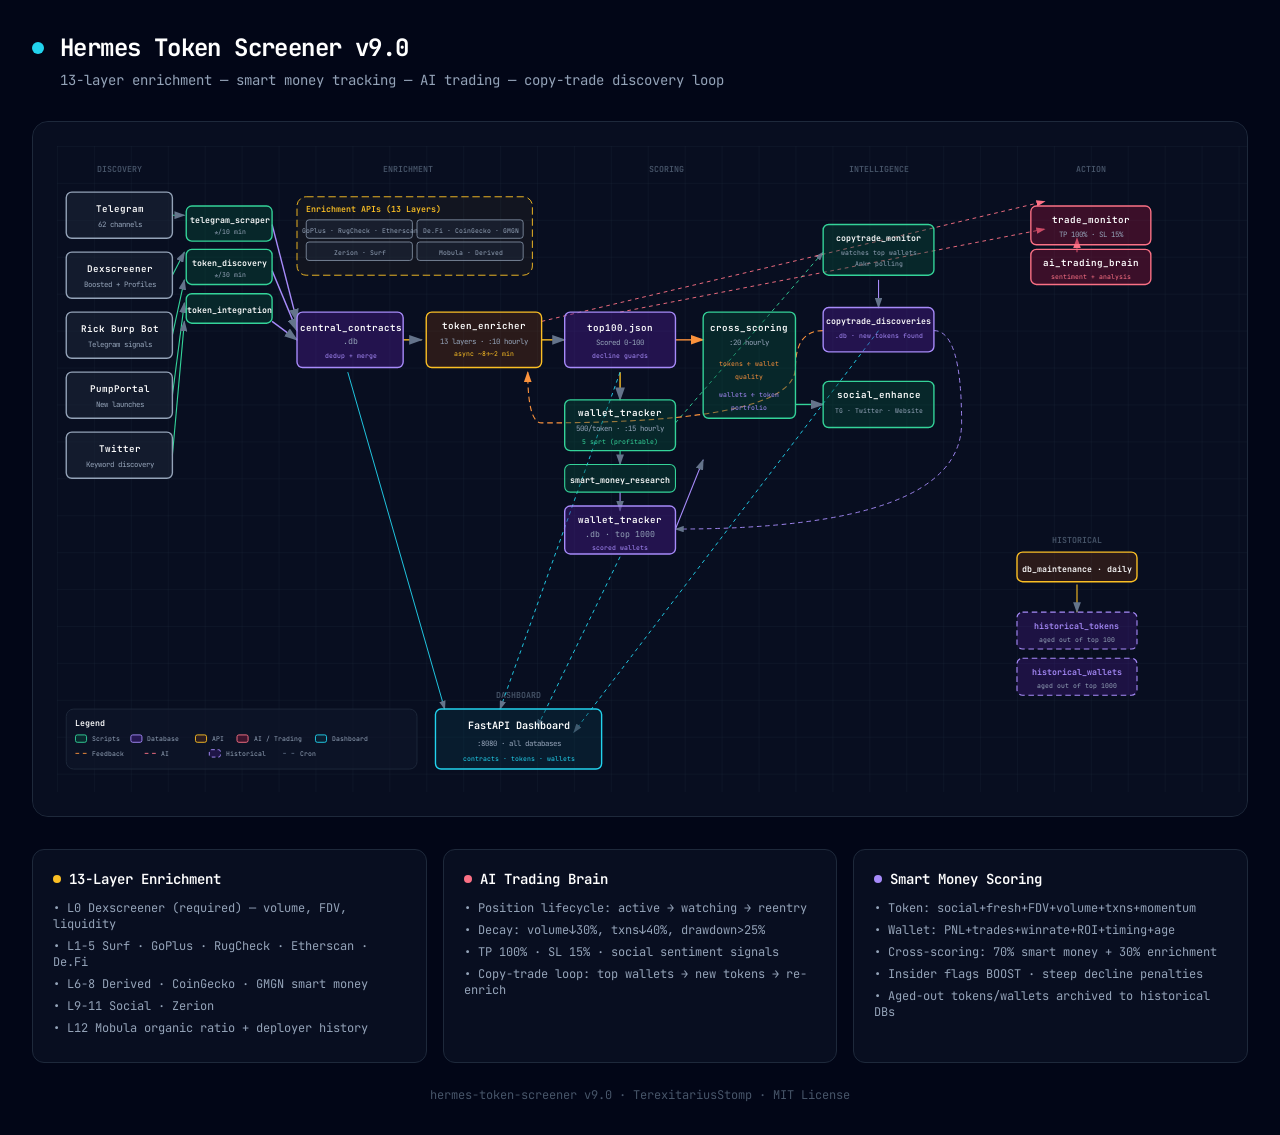
<file: architecture.html>
<!DOCTYPE html>
<html lang="en">
<head>
  <meta charset="UTF-8">
  <meta name="viewport" content="width=device-width, initial-scale=1.0">
  <title>Hermes Token Screener Architecture</title>
  <link href="https://fonts.googleapis.com/css2?family=JetBrains+Mono:wght@400;500;600;700&display=swap" rel="stylesheet">
  <style>
    * { margin: 0; padding: 0; box-sizing: border-box; }
    body { font-family: 'JetBrains Mono', monospace; background: #020617; min-height: 100vh; padding: 2rem; color: white; }
    .container { max-width: 1400px; margin: 0 auto; }
    .header { margin-bottom: 2rem; }
    .header-row { display: flex; align-items: center; gap: 1rem; margin-bottom: 0.5rem; }
    .pulse-dot { width: 12px; height: 12px; background: #22d3ee; border-radius: 50%; animation: pulse 2s infinite; }
    @keyframes pulse { 0%, 100% { opacity: 1; } 50% { opacity: 0.5; } }
    h1 { font-size: 1.5rem; font-weight: 700; letter-spacing: -0.025em; }
    .subtitle { color: #94a3b8; font-size: 0.875rem; margin-left: 1.75rem; }
    .diagram-container { background: rgba(15,23,42,0.5); border-radius: 1rem; border: 1px solid #1e293b; padding: 1.5rem; overflow-x: auto; }
    svg { width: 100%; min-width: 1200px; display: block; }
    .cards { display: grid; grid-template-columns: repeat(auto-fit,minmax(280px,1fr)); gap: 1rem; margin-top: 2rem; }
    .card { background: rgba(15,23,42,0.5); border-radius: 0.75rem; border: 1px solid #1e293b; padding: 1.25rem; }
    .card-header { display: flex; align-items: center; gap: 0.5rem; margin-bottom: 0.75rem; }
    .card-dot { width: 8px; height: 8px; border-radius: 50%; }
    .card-dot.cyan { background: #22d3ee; }
    .card-dot.emerald { background: #34d399; }
    .card-dot.violet { background: #a78bfa; }
    .card-dot.amber { background: #fbbf24; }
    .card-dot.rose { background: #fb7185; }
    .card h3 { font-size: 0.875rem; font-weight: 600; }
    .card ul { list-style: none; color: #94a3b8; font-size: 0.75rem; }
    .card li { margin-bottom: 0.375rem; }
    .footer { text-align: center; margin-top: 1.5rem; color: #475569; font-size: 0.75rem; }
  </style>
</head>
<body>
  <div class="container">
    <div class="header">
      <div class="header-row">
        <div class="pulse-dot"></div>
        <h1>Hermes Token Screener v9.0</h1>
      </div>
      <p class="subtitle">13-layer enrichment — smart money tracking — AI trading — copy-trade discovery loop</p>
    </div>
    <div class="diagram-container">
      <svg viewBox="0 0 1300 700">
        <defs>
          <marker id="a" markerWidth="10" markerHeight="7" refX="9" refY="3.5" orient="auto"><polygon points="0 0,10 3.5,0 7" fill="#64748b"/></marker>
          <marker id="ar" markerWidth="10" markerHeight="7" refX="9" refY="3.5" orient="auto"><polygon points="0 0,10 3.5,0 7" fill="#fb7185"/></marker>
          <marker id="ao" markerWidth="10" markerHeight="7" refX="9" refY="3.5" orient="auto"><polygon points="0 0,10 3.5,0 7" fill="#fb923c"/></marker>
          <pattern id="grid" width="40" height="40" patternUnits="userSpaceOnUse"><path d="M 40 0 L 0 0 0 40" fill="none" stroke="#1e293b" stroke-width="0.5"/></pattern>
        </defs>
        <rect width="100%" height="100%" fill="url(#grid)"/>

        <!-- PHASE HEADERS -->
        <text x="68" y="28" fill="#475569" font-size="9" font-weight="600" text-anchor="middle">DISCOVERY</text>
        <text x="380" y="28" fill="#475569" font-size="9" font-weight="600" text-anchor="middle">ENRICHMENT</text>
        <text x="660" y="28" fill="#475569" font-size="9" font-weight="600" text-anchor="middle">SCORING</text>
        <text x="890" y="28" fill="#475569" font-size="9" font-weight="600" text-anchor="middle">INTELLIGENCE</text>
        <text x="1120" y="28" fill="#475569" font-size="9" font-weight="600" text-anchor="middle">ACTION</text>
        <text x="1105" y="430" fill="#475569" font-size="9" font-weight="600" text-anchor="middle">HISTORICAL</text>
        <text x="500" y="598" fill="#475569" font-size="9" font-weight="600" text-anchor="middle">DASHBOARD</text>

        <!-- ARROWS (all behind boxes, no text labels) -->

        <!-- Sources to Discovery -->
        <line x1="125" y1="75" x2="138" y2="75" stroke="#34d399" stroke-width="1.2" marker-end="url(#a)"/>
        <line x1="125" y1="140" x2="138" y2="115" stroke="#34d399" stroke-width="1.2" marker-end="url(#a)"/>
        <line x1="125" y1="205" x2="138" y2="145" stroke="#34d399" stroke-width="1.2" marker-end="url(#a)"/>
        <line x1="125" y1="270" x2="138" y2="170" stroke="#34d399" stroke-width="1.2" marker-end="url(#a)"/>
        <line x1="125" y1="335" x2="138" y2="190" stroke="#34d399" stroke-width="1.2" marker-end="url(#a)"/>

        <!-- Discovery to central_contracts -->
        <line x1="233" y1="85" x2="260" y2="190" stroke="#a78bfa" stroke-width="1.5" marker-end="url(#a)"/>
        <line x1="233" y1="135" x2="260" y2="200" stroke="#a78bfa" stroke-width="1.5" marker-end="url(#a)"/>
        <line x1="233" y1="190" x2="260" y2="210" stroke="#a78bfa" stroke-width="1.5" marker-end="url(#a)"/>

        <!-- central_contracts to enricher -->
        <line x1="375" y1="210" x2="395" y2="210" stroke="#fbbf24" stroke-width="1.5" marker-end="url(#a)"/>

        <!-- enricher to top100 -->
        <line x1="525" y1="210" x2="550" y2="210" stroke="#fbbf24" stroke-width="1.5" marker-end="url(#a)"/>

        <!-- top100 to wallet_tracker -->
        <line x1="610" y1="245" x2="610" y2="275" stroke="#fbbf24" stroke-width="1.5" marker-end="url(#a)"/>

        <!-- wallet_tracker to smart_money -->
        <line x1="610" y1="330" x2="610" y2="345" stroke="#34d399" stroke-width="1.2" marker-end="url(#a)"/>

        <!-- smart_money to wallet_db -->
        <line x1="610" y1="375" x2="610" y2="395" stroke="#a78bfa" stroke-width="1.2" marker-end="url(#a)"/>

        <!-- top100 to cross_scoring -->
        <line x1="670" y1="210" x2="700" y2="210" stroke="#fb923c" stroke-width="1.5" marker-end="url(#ao)"/>

        <!-- wallet_db to cross_scoring -->
        <line x1="670" y1="415" x2="700" y2="340" stroke="#a78bfa" stroke-width="1.2" marker-end="url(#a)"/>

        <!-- cross_scoring to social_enhance -->
        <line x1="800" y1="280" x2="830" y2="280" stroke="#34d399" stroke-width="1.5" marker-end="url(#a)"/>

        <!-- top_wallets to copytrade_monitor -->
        <line x1="670" y1="300" x2="830" y2="115" stroke="#34d399" stroke-width="1" stroke-dasharray="4,4" marker-end="url(#a)"/>

        <!-- copytrade to copytrade_db -->
        <line x1="890" y1="145" x2="890" y2="175" stroke="#a78bfa" stroke-width="1.2" marker-end="url(#a)"/>

        <!-- copytrade_db back to enricher (new tokens) -->
        <path d="M 830 200 Q 800 200 800 240 Q 800 300 525 300 Q 510 300 510 245" fill="none" stroke="#fb923c" stroke-width="1.2" stroke-dasharray="6,4" marker-end="url(#ao)"/>

        <!-- copytrade_db new wallets to wallet_db -->
        <path d="M 950 200 Q 980 200 980 300 Q 980 415 670 415" fill="none" stroke="#a78bfa" stroke-width="1" stroke-dasharray="5,4" marker-end="url(#a)"/>

        <!-- top100 to ai_trading -->
        <line x1="610" y1="180" x2="1070" y2="90" stroke="#fb7185" stroke-width="1" stroke-dasharray="4,4" marker-end="url(#ar)"/>

        <!-- ai_trading to trade_monitor -->
        <line x1="1105" y1="115" x2="1105" y2="100" stroke="#fb7185" stroke-width="1.2" stroke-dasharray="4,4" marker-end="url(#ar)"/>

        <!-- enricher to trade_monitor -->
        <line x1="525" y1="190" x2="1070" y2="60" stroke="#fb7185" stroke-width="1" stroke-dasharray="4,4" marker-end="url(#ar)"/>

        <!-- db_maintenance to historical_tokens -->
        <line x1="1105" y1="475" x2="1105" y2="505" stroke="#fbbf24" stroke-width="1.2" marker-end="url(#a)"/>

        <!-- db_maintenance to historical_wallets -->

        <!-- Dashboard connections -->
        <line x1="315" y1="245" x2="420" y2="610" stroke="#22d3ee" stroke-width="1" marker-end="url(#a)"/>
        <line x1="610" y1="245" x2="480" y2="610" stroke="#22d3ee" stroke-width="1" stroke-dasharray="4,4" marker-end="url(#a)"/>
        <line x1="610" y1="445" x2="520" y2="630" stroke="#22d3ee" stroke-width="1" stroke-dasharray="4,4" marker-end="url(#a)"/>
        <line x1="890" y1="200" x2="560" y2="635" stroke="#22d3ee" stroke-width="1" stroke-dasharray="4,4" marker-end="url(#a)"/>

        <!-- ====== DATA SOURCES ====== -->
        <rect x="10" y="50" width="115" height="50" rx="6" fill="rgba(30,41,59,0.5)" stroke="#94a3b8" stroke-width="1.5"/>
        <text x="68" y="72" fill="white" font-size="10" font-weight="600" text-anchor="middle">Telegram</text>
        <text x="68" y="88" fill="#94a3b8" font-size="8" text-anchor="middle">62 channels</text>

        <rect x="10" y="115" width="115" height="50" rx="6" fill="rgba(30,41,59,0.5)" stroke="#94a3b8" stroke-width="1.5"/>
        <text x="68" y="137" fill="white" font-size="10" font-weight="600" text-anchor="middle">Dexscreener</text>
        <text x="68" y="153" fill="#94a3b8" font-size="8" text-anchor="middle">Boosted + Profiles</text>

        <rect x="10" y="180" width="115" height="50" rx="6" fill="rgba(30,41,59,0.5)" stroke="#94a3b8" stroke-width="1.5"/>
        <text x="68" y="202" fill="white" font-size="10" font-weight="600" text-anchor="middle">Rick Burp Bot</text>
        <text x="68" y="218" fill="#94a3b8" font-size="8" text-anchor="middle">Telegram signals</text>

        <rect x="10" y="245" width="115" height="50" rx="6" fill="rgba(30,41,59,0.5)" stroke="#94a3b8" stroke-width="1.5"/>
        <text x="68" y="267" fill="white" font-size="10" font-weight="600" text-anchor="middle">PumpPortal</text>
        <text x="68" y="283" fill="#94a3b8" font-size="8" text-anchor="middle">New launches</text>

        <rect x="10" y="310" width="115" height="50" rx="6" fill="rgba(30,41,59,0.5)" stroke="#94a3b8" stroke-width="1.5"/>
        <text x="68" y="332" fill="white" font-size="10" font-weight="600" text-anchor="middle">Twitter</text>
        <text x="68" y="348" fill="#94a3b8" font-size="8" text-anchor="middle">Keyword discovery</text>

        <!-- ====== DISCOVERY ====== -->
        <rect x="140" y="65" width="93" height="38" rx="6" fill="rgba(6,78,59,0.4)" stroke="#34d399" stroke-width="1.5"/>
        <text x="187" y="83" fill="white" font-size="9" font-weight="600" text-anchor="middle">telegram_scraper</text>
        <text x="187" y="95" fill="#94a3b8" font-size="7" text-anchor="middle">*/10 min</text>

        <rect x="140" y="112" width="93" height="38" rx="6" fill="rgba(6,78,59,0.4)" stroke="#34d399" stroke-width="1.5"/>
        <text x="187" y="130" fill="white" font-size="9" font-weight="600" text-anchor="middle">token_discovery</text>
        <text x="187" y="142" fill="#94a3b8" font-size="7" text-anchor="middle">*/30 min</text>

        <rect x="140" y="160" width="93" height="32" rx="6" fill="rgba(6,78,59,0.4)" stroke="#34d399" stroke-width="1.5"/>
        <text x="187" y="181" fill="white" font-size="9" font-weight="600" text-anchor="middle">token_integration</text>

        <!-- ====== ENRICHMENT ====== -->
        <rect x="260" y="55" width="255" height="85" rx="10" fill="rgba(251,191,36,0.04)" stroke="#fbbf24" stroke-width="1" stroke-dasharray="8,4"/>
        <text x="270" y="72" fill="#fbbf24" font-size="9" font-weight="600">Enrichment APIs (13 Layers)</text>
        <rect x="270" y="80" width="115" height="20" rx="3" fill="rgba(30,41,59,0.5)" stroke="#94a3b8" stroke-width="0.8"/>
        <text x="328" y="94" fill="#94a3b8" font-size="7" text-anchor="middle">GoPlus · RugCheck · Etherscan</text>
        <rect x="390" y="80" width="115" height="20" rx="3" fill="rgba(30,41,59,0.5)" stroke="#94a3b8" stroke-width="0.8"/>
        <text x="448" y="94" fill="#94a3b8" font-size="7" text-anchor="middle">De.Fi · CoinGecko · GMGN</text>
        <rect x="270" y="104" width="115" height="20" rx="3" fill="rgba(30,41,59,0.5)" stroke="#94a3b8" stroke-width="0.8"/>
        <text x="328" y="118" fill="#94a3b8" font-size="7" text-anchor="middle">Zerion · Surf</text>
        <rect x="390" y="104" width="115" height="20" rx="3" fill="rgba(30,41,59,0.5)" stroke="#94a3b8" stroke-width="0.8"/>
        <text x="448" y="118" fill="#94a3b8" font-size="7" text-anchor="middle">Mobula · Derived</text>

        <rect x="260" y="180" width="115" height="60" rx="6" fill="rgba(76,29,149,0.4)" stroke="#a78bfa" stroke-width="1.5"/>
        <text x="318" y="200" fill="white" font-size="10" font-weight="600" text-anchor="middle">central_contracts</text>
        <text x="318" y="215" fill="#94a3b8" font-size="9" text-anchor="middle">.db</text>
        <text x="318" y="230" fill="#a78bfa" font-size="7" text-anchor="middle">dedup + merge</text>

        <rect x="400" y="180" width="125" height="60" rx="6" fill="rgba(120,53,15,0.3)" stroke="#fbbf24" stroke-width="1.5"/>
        <text x="463" y="198" fill="white" font-size="10" font-weight="600" text-anchor="middle">token_enricher</text>
        <text x="463" y="214" fill="#94a3b8" font-size="8" text-anchor="middle">13 layers · :10 hourly</text>
        <text x="463" y="228" fill="#fbbf24" font-size="7" text-anchor="middle">async ~8→~2 min</text>

        <!-- ====== SCORING ====== -->
        <rect x="550" y="180" width="120" height="60" rx="6" fill="rgba(76,29,149,0.4)" stroke="#a78bfa" stroke-width="1.5"/>
        <text x="610" y="200" fill="white" font-size="10" font-weight="600" text-anchor="middle">top100.json</text>
        <text x="610" y="216" fill="#94a3b8" font-size="8" text-anchor="middle">Scored 0-100</text>
        <text x="610" y="230" fill="#a78bfa" font-size="7" text-anchor="middle">decline guards</text>

        <rect x="550" y="275" width="120" height="55" rx="6" fill="rgba(6,78,59,0.4)" stroke="#34d399" stroke-width="1.5"/>
        <text x="610" y="293" fill="white" font-size="10" font-weight="600" text-anchor="middle">wallet_tracker</text>
        <text x="610" y="309" fill="#94a3b8" font-size="8" text-anchor="middle">500/token · :15 hourly</text>
        <text x="610" y="323" fill="#34d399" font-size="7" text-anchor="middle">5 sort (profitable)</text>

        <rect x="550" y="345" width="120" height="30" rx="6" fill="rgba(6,78,59,0.4)" stroke="#34d399" stroke-width="1.2"/>
        <text x="610" y="365" fill="white" font-size="9" font-weight="600" text-anchor="middle">smart_money_research</text>

        <rect x="550" y="390" width="120" height="52" rx="6" fill="rgba(76,29,149,0.4)" stroke="#a78bfa" stroke-width="1.5"/>
        <text x="610" y="408" fill="white" font-size="10" font-weight="600" text-anchor="middle">wallet_tracker</text>
        <text x="610" y="424" fill="#94a3b8" font-size="9" text-anchor="middle">.db · top 1000</text>
        <text x="610" y="438" fill="#a78bfa" font-size="7" text-anchor="middle">scored wallets</text>

        <rect x="700" y="180" width="100" height="115" rx="6" fill="rgba(6,78,59,0.4)" stroke="#34d399" stroke-width="1.5"/>
        <text x="750" y="200" fill="white" font-size="10" font-weight="600" text-anchor="middle">cross_scoring</text>
        <text x="750" y="216" fill="#94a3b8" font-size="8" text-anchor="middle">:20 hourly</text>
        <text x="750" y="238" fill="#fb923c" font-size="7" text-anchor="middle">tokens ← wallet</text>
        <text x="750" y="252" fill="#fb923c" font-size="7" text-anchor="middle">quality</text>
        <text x="750" y="272" fill="#a78bfa" font-size="7" text-anchor="middle">wallets ← token</text>
        <text x="750" y="286" fill="#a78bfa" font-size="7" text-anchor="middle">portfolio</text>

        <!-- ====== INTELLIGENCE ====== -->
        <rect x="830" y="85" width="120" height="55" rx="6" fill="rgba(6,78,59,0.4)" stroke="#34d399" stroke-width="1.5"/>
        <text x="890" y="103" fill="white" font-size="9" font-weight="600" text-anchor="middle">copytrade_monitor</text>
        <text x="890" y="118" fill="#94a3b8" font-size="7" text-anchor="middle">watches top wallets</text>
        <text x="890" y="130" fill="#94a3b8" font-size="7" text-anchor="middle">Ankr polling</text>

        <rect x="830" y="175" width="120" height="48" rx="6" fill="rgba(76,29,149,0.4)" stroke="#a78bfa" stroke-width="1.5"/>
        <text x="890" y="193" fill="white" font-size="9" font-weight="600" text-anchor="middle">copytrade_discoveries</text>
        <text x="890" y="208" fill="#a78bfa" font-size="7" text-anchor="middle">.db · new tokens found</text>

        <rect x="830" y="255" width="120" height="50" rx="6" fill="rgba(6,78,59,0.4)" stroke="#34d399" stroke-width="1.5"/>
        <text x="890" y="273" fill="white" font-size="10" font-weight="600" text-anchor="middle">social_enhance</text>
        <text x="890" y="289" fill="#94a3b8" font-size="7" text-anchor="middle">TG · Twitter · Website</text>

        <!-- ====== ACTION ====== -->
        <rect x="1055" y="65" width="130" height="42" rx="6" fill="rgba(136,19,55,0.4)" stroke="#fb7185" stroke-width="1.5"/>
        <text x="1120" y="83" fill="white" font-size="10" font-weight="600" text-anchor="middle">trade_monitor</text>
        <text x="1120" y="99" fill="#94a3b8" font-size="8" text-anchor="middle">TP 100% · SL 15%</text>

        <rect x="1055" y="112" width="130" height="38" rx="6" fill="rgba(136,19,55,0.4)" stroke="#fb7185" stroke-width="1.5"/>
        <text x="1120" y="130" fill="white" font-size="10" font-weight="600" text-anchor="middle">ai_trading_brain</text>
        <text x="1120" y="144" fill="#fb7185" font-size="7" text-anchor="middle">sentiment + analysis</text>

        <!-- ====== HISTORICAL ====== -->
        <rect x="1040" y="440" width="130" height="32" rx="6" fill="rgba(120,53,15,0.3)" stroke="#fbbf24" stroke-width="1.5"/>
        <text x="1105" y="461" fill="white" font-size="9" font-weight="600" text-anchor="middle">db_maintenance · daily</text>

        <rect x="1040" y="505" width="130" height="40" rx="6" fill="rgba(76,29,149,0.3)" stroke="#a78bfa" stroke-width="1.2" stroke-dasharray="6,4"/>
        <text x="1105" y="523" fill="#a78bfa" font-size="9" font-weight="600" text-anchor="middle">historical_tokens</text>
        <text x="1105" y="537" fill="#94a3b8" font-size="7" text-anchor="middle">aged out of top 100</text>

        <rect x="1040" y="555" width="130" height="40" rx="6" fill="rgba(76,29,149,0.3)" stroke="#a78bfa" stroke-width="1.2" stroke-dasharray="6,4"/>
        <text x="1105" y="573" fill="#a78bfa" font-size="9" font-weight="600" text-anchor="middle">historical_wallets</text>
        <text x="1105" y="587" fill="#94a3b8" font-size="7" text-anchor="middle">aged out of top 1000</text>

        <!-- ====== DASHBOARD ====== -->
        <rect x="410" y="610" width="180" height="65" rx="6" fill="rgba(8,51,68,0.4)" stroke="#22d3ee" stroke-width="1.5"/>
        <text x="500" y="632" fill="white" font-size="11" font-weight="600" text-anchor="middle">FastAPI Dashboard</text>
        <text x="500" y="650" fill="#94a3b8" font-size="8" text-anchor="middle">:8080 · all databases</text>
        <text x="500" y="666" fill="#22d3ee" font-size="7" text-anchor="middle">contracts · tokens · wallets</text>

        <!-- ====== LEGEND ====== -->
        <rect x="10" y="610" width="380" height="65" rx="8" fill="rgba(15,23,42,0.6)" stroke="#1e293b" stroke-width="1"/>
        <text x="20" y="628" fill="white" font-size="9" font-weight="600">Legend</text>
        <rect x="20" y="638" width="12" height="8" rx="2" fill="rgba(6,78,59,0.4)" stroke="#34d399" stroke-width="1"/>
        <text x="38" y="645" fill="#94a3b8" font-size="7">Scripts</text>
        <rect x="80" y="638" width="12" height="8" rx="2" fill="rgba(76,29,149,0.4)" stroke="#a78bfa" stroke-width="1"/>
        <text x="98" y="645" fill="#94a3b8" font-size="7">Database</text>
        <rect x="150" y="638" width="12" height="8" rx="2" fill="rgba(120,53,15,0.3)" stroke="#fbbf24" stroke-width="1"/>
        <text x="168" y="645" fill="#94a3b8" font-size="7">API</text>
        <rect x="195" y="638" width="12" height="8" rx="2" fill="rgba(136,19,55,0.4)" stroke="#fb7185" stroke-width="1"/>
        <text x="213" y="645" fill="#94a3b8" font-size="7">AI / Trading</text>
        <rect x="280" y="638" width="12" height="8" rx="2" fill="rgba(8,51,68,0.4)" stroke="#22d3ee" stroke-width="1"/>
        <text x="298" y="645" fill="#94a3b8" font-size="7">Dashboard</text>
        <line x1="20" y1="658" x2="32" y2="658" stroke="#fb923c" stroke-width="1" stroke-dasharray="4,4"/>
        <text x="38" y="661" fill="#94a3b8" font-size="7">Feedback</text>
        <line x1="95" y1="658" x2="107" y2="658" stroke="#fb7185" stroke-width="1" stroke-dasharray="4,4"/>
        <text x="113" y="661" fill="#94a3b8" font-size="7">AI</text>
        <rect x="165" y="654" width="12" height="8" rx="2" fill="rgba(76,29,149,0.3)" stroke="#a78bfa" stroke-width="1" stroke-dasharray="4,3"/>
        <text x="183" y="661" fill="#94a3b8" font-size="7">Historical</text>
        <line x1="245" y1="658" x2="257" y2="658" stroke="#64748b" stroke-width="0.8" stroke-dasharray="3,6"/>
        <text x="263" y="661" fill="#94a3b8" font-size="7">Cron</text>

      </svg>
    </div>
    <div class="cards">
      <div class="card">
        <div class="card-header"><div class="card-dot amber"></div><h3>13-Layer Enrichment</h3></div>
        <ul>
          <li>• L0 Dexscreener (required) — volume, FDV, liquidity</li>
          <li>• L1-5 Surf · GoPlus · RugCheck · Etherscan · De.Fi</li>
          <li>• L6-8 Derived · CoinGecko · GMGN smart money</li>
          <li>• L9-11 Social · Zerion</li>
          <li>• L12 Mobula organic ratio + deployer history</li>
        </ul>
      </div>
      <div class="card">
        <div class="card-header"><div class="card-dot rose"></div><h3>AI Trading Brain</h3></div>
        <ul>
          <li>• Position lifecycle: active → watching → reentry</li>
          <li>• Decay: volume↓30%, txns↓40%, drawdown>25%</li>
          <li>• TP 100% · SL 15% · social sentiment signals</li>
          <li>• Copy-trade loop: top wallets → new tokens → re-enrich</li>
        </ul>
      </div>
      <div class="card">
        <div class="card-header"><div class="card-dot violet"></div><h3>Smart Money Scoring</h3></div>
        <ul>
          <li>• Token: social+fresh+FDV+volume+txns+momentum</li>
          <li>• Wallet: PNL+trades+winrate+ROI+timing+age</li>
          <li>• Cross-scoring: 70% smart money + 30% enrichment</li>
          <li>• Insider flags BOOST · steep decline penalties</li>
          <li>• Aged-out tokens/wallets archived to historical DBs</li>
        </ul>
      </div>
    </div>
    <p class="footer">hermes-token-screener v9.0 · TerexitariusStomp · MIT License</p>
  </div>
</body>
</html>
</file>
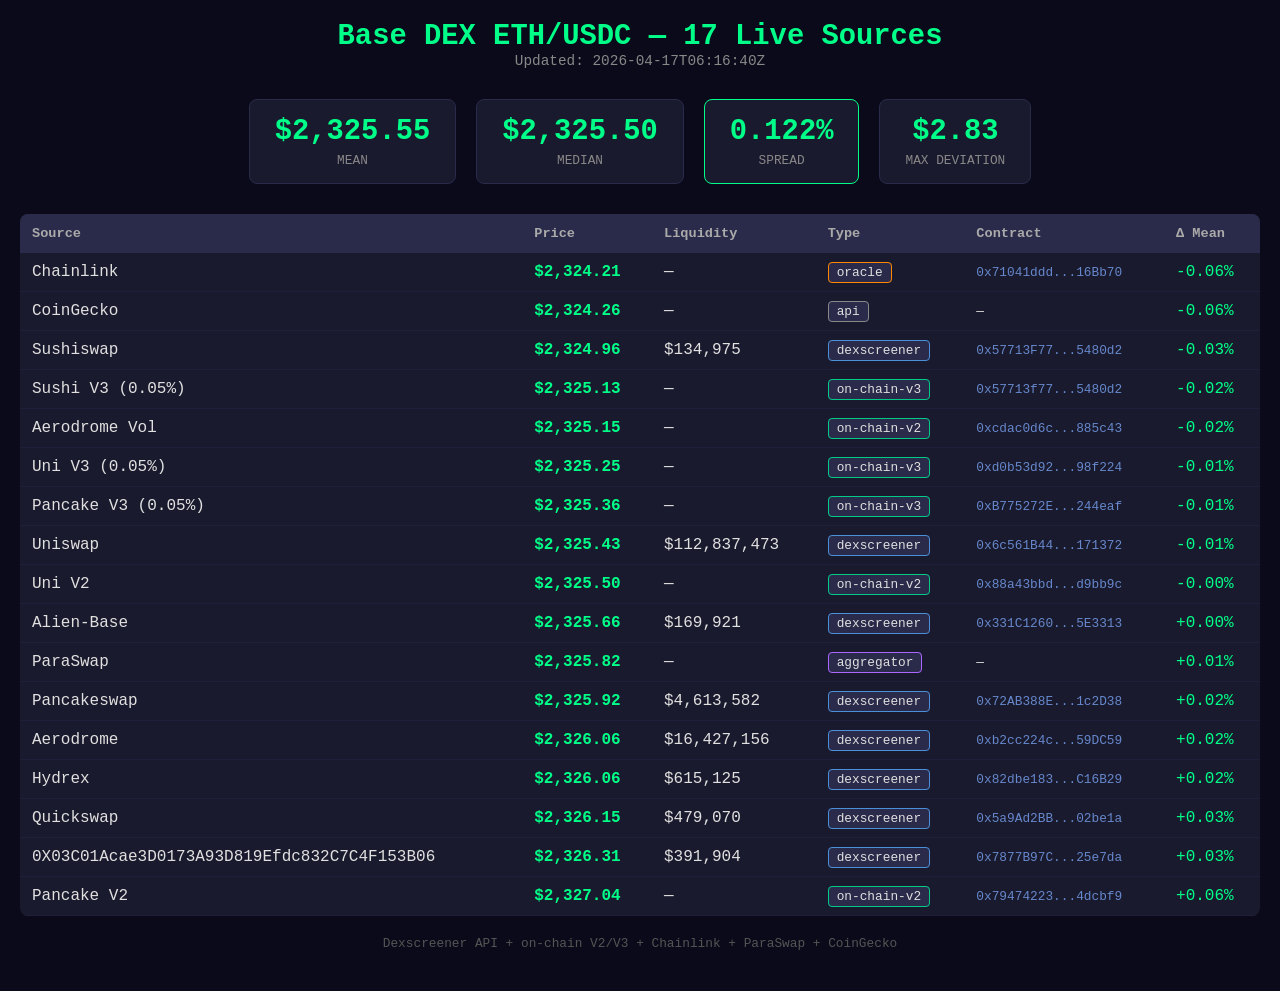
<file: dashboard/dex-prices.html>
<!DOCTYPE html>
<html lang="en"><head><meta charset="UTF-8">
<meta name="viewport" content="width=device-width, initial-scale=1.0">
<title>Base DEX ETH/USDC Prices — 17 Sources</title>
<style>
*{margin:0;padding:0;box-sizing:border-box}
body{background:#0a0a1a;color:#e0e0e0;font-family:'JetBrains Mono',monospace;padding:20px}
.header{text-align:center;margin-bottom:30px}
.header h1{color:#00ff88;font-size:1.8em}
.header .ts{color:#888;font-size:0.9em}
.stats{display:flex;justify-content:center;gap:20px;margin-bottom:30px;flex-wrap:wrap}
.stat{background:#1a1a2e;border:1px solid #2a2a4a;border-radius:8px;padding:15px 25px;text-align:center;min-width:150px}
.stat .val{font-size:1.8em;color:#00ff88;font-weight:bold}
.stat .label{color:#888;font-size:0.8em;margin-top:5px}
.spread{border-color:#00ff88}
.spread .val{color:#00ff88}
table{width:100%;border-collapse:collapse;background:#1a1a2e;border-radius:8px;overflow:hidden}
th{background:#2a2a4a;padding:12px;text-align:left;font-size:0.85em;color:#aaa}
td{padding:10px 12px;border-bottom:1px solid #1f1f3a}
tr:hover{background:#252545}
.mono{font-size:0.8em}
.mono a{color:#6688cc;text-decoration:none}
.badge{background:#2a2a4a;padding:2px 8px;border-radius:4px;font-size:0.8em;border:1px solid #555}
.footer{text-align:center;color:#555;font-size:0.8em;margin-top:20px}
</style></head><body>
<div class="header">
    <h1>Base DEX ETH/USDC — 17 Live Sources</h1>
    <div class="ts">Updated: 2026-04-17T06:16:40Z</div>
</div>
<div class="stats">
    <div class="stat"><div class="val">$2,325.55</div><div class="label">MEAN</div></div>
    <div class="stat"><div class="val">$2,325.50</div><div class="label">MEDIAN</div></div>
    <div class="stat spread"><div class="val">0.122%</div><div class="label">SPREAD</div></div>
    <div class="stat"><div class="val">$2.83</div><div class="label">MAX DEVIATION</div></div>
</div>
<table><thead><tr><th>Source</th><th>Price</th><th>Liquidity</th><th>Type</th><th>Contract</th><th>Δ Mean</th></tr></thead>
<tbody><tr>
            <td>Chainlink</td>
            <td style="color:#00ff88;font-weight:bold">$2,324.21</td>
            <td>—</td>
            <td><span class="badge" style="border-color:#ff8800">oracle</span></td>
            <td class="mono"><a href="https://basescan.org/address/0x71041dddad3595F9CEd3DcCFBe3D1F4b0a16Bb70" target="_blank">0x71041ddd...16Bb70</a></td>
            <td style="color:#00ff88">-0.06%</td>
        </tr>
<tr>
            <td>CoinGecko</td>
            <td style="color:#00ff88;font-weight:bold">$2,324.26</td>
            <td>—</td>
            <td><span class="badge" style="border-color:#888">api</span></td>
            <td class="mono">—</td>
            <td style="color:#00ff88">-0.06%</td>
        </tr>
<tr>
            <td>Sushiswap</td>
            <td style="color:#00ff88;font-weight:bold">$2,324.96</td>
            <td>$134,975</td>
            <td><span class="badge" style="border-color:#4a90d9">dexscreener</span></td>
            <td class="mono"><a href="https://basescan.org/address/0x57713F7716e0b0F65ec116912F834E49805480d2" target="_blank">0x57713F77...5480d2</a></td>
            <td style="color:#00ff88">-0.03%</td>
        </tr>
<tr>
            <td>Sushi V3 (0.05%)</td>
            <td style="color:#00ff88;font-weight:bold">$2,325.13</td>
            <td>—</td>
            <td><span class="badge" style="border-color:#00cc88">on-chain-v3</span></td>
            <td class="mono"><a href="https://basescan.org/address/0x57713f7716e0b0f65ec116912f834e49805480d2" target="_blank">0x57713f77...5480d2</a></td>
            <td style="color:#00ff88">-0.02%</td>
        </tr>
<tr>
            <td>Aerodrome Vol</td>
            <td style="color:#00ff88;font-weight:bold">$2,325.15</td>
            <td>—</td>
            <td><span class="badge" style="border-color:#00cc88">on-chain-v2</span></td>
            <td class="mono"><a href="https://basescan.org/address/0xcdac0d6c6c59727a65f871236188350531885c43" target="_blank">0xcdac0d6c...885c43</a></td>
            <td style="color:#00ff88">-0.02%</td>
        </tr>
<tr>
            <td>Uni V3 (0.05%)</td>
            <td style="color:#00ff88;font-weight:bold">$2,325.25</td>
            <td>—</td>
            <td><span class="badge" style="border-color:#00cc88">on-chain-v3</span></td>
            <td class="mono"><a href="https://basescan.org/address/0xd0b53d9277642d899df5c87a3966a349a798f224" target="_blank">0xd0b53d92...98f224</a></td>
            <td style="color:#00ff88">-0.01%</td>
        </tr>
<tr>
            <td>Pancake V3 (0.05%)</td>
            <td style="color:#00ff88;font-weight:bold">$2,325.36</td>
            <td>—</td>
            <td><span class="badge" style="border-color:#00cc88">on-chain-v3</span></td>
            <td class="mono"><a href="https://basescan.org/address/0xB775272E537cc670C65dc852908ad47015244eaf" target="_blank">0xB775272E...244eaf</a></td>
            <td style="color:#00ff88">-0.01%</td>
        </tr>
<tr>
            <td>Uniswap</td>
            <td style="color:#00ff88;font-weight:bold">$2,325.43</td>
            <td>$112,837,473</td>
            <td><span class="badge" style="border-color:#4a90d9">dexscreener</span></td>
            <td class="mono"><a href="https://basescan.org/address/0x6c561B446416E1A00E8E93E221854d6eA4171372" target="_blank">0x6c561B44...171372</a></td>
            <td style="color:#00ff88">-0.01%</td>
        </tr>
<tr>
            <td>Uni V2</td>
            <td style="color:#00ff88;font-weight:bold">$2,325.50</td>
            <td>—</td>
            <td><span class="badge" style="border-color:#00cc88">on-chain-v2</span></td>
            <td class="mono"><a href="https://basescan.org/address/0x88a43bbdf9d098eec7bceda4e2494615dfd9bb9c" target="_blank">0x88a43bbd...d9bb9c</a></td>
            <td style="color:#00ff88">-0.00%</td>
        </tr>
<tr>
            <td>Alien-Base</td>
            <td style="color:#00ff88;font-weight:bold">$2,325.66</td>
            <td>$169,921</td>
            <td><span class="badge" style="border-color:#4a90d9">dexscreener</span></td>
            <td class="mono"><a href="https://basescan.org/address/0x331C12605938d2a9aB893c495CfD5f4e875E3313" target="_blank">0x331C1260...5E3313</a></td>
            <td style="color:#00ff88">+0.00%</td>
        </tr>
<tr>
            <td>ParaSwap</td>
            <td style="color:#00ff88;font-weight:bold">$2,325.82</td>
            <td>—</td>
            <td><span class="badge" style="border-color:#aa66ff">aggregator</span></td>
            <td class="mono">—</td>
            <td style="color:#00ff88">+0.01%</td>
        </tr>
<tr>
            <td>Pancakeswap</td>
            <td style="color:#00ff88;font-weight:bold">$2,325.92</td>
            <td>$4,613,582</td>
            <td><span class="badge" style="border-color:#4a90d9">dexscreener</span></td>
            <td class="mono"><a href="https://basescan.org/address/0x72AB388E2E2F6FaceF59E3C3FA2C4E29011c2D38" target="_blank">0x72AB388E...1c2D38</a></td>
            <td style="color:#00ff88">+0.02%</td>
        </tr>
<tr>
            <td>Aerodrome</td>
            <td style="color:#00ff88;font-weight:bold">$2,326.06</td>
            <td>$16,427,156</td>
            <td><span class="badge" style="border-color:#4a90d9">dexscreener</span></td>
            <td class="mono"><a href="https://basescan.org/address/0xb2cc224c1c9feE385f8ad6a55b4d94E92359DC59" target="_blank">0xb2cc224c...59DC59</a></td>
            <td style="color:#00ff88">+0.02%</td>
        </tr>
<tr>
            <td>Hydrex</td>
            <td style="color:#00ff88;font-weight:bold">$2,326.06</td>
            <td>$615,125</td>
            <td><span class="badge" style="border-color:#4a90d9">dexscreener</span></td>
            <td class="mono"><a href="https://basescan.org/address/0x82dbe18346a8656dBB5E76F74bf3AE279cC16B29" target="_blank">0x82dbe183...C16B29</a></td>
            <td style="color:#00ff88">+0.02%</td>
        </tr>
<tr>
            <td>Quickswap</td>
            <td style="color:#00ff88;font-weight:bold">$2,326.15</td>
            <td>$479,070</td>
            <td><span class="badge" style="border-color:#4a90d9">dexscreener</span></td>
            <td class="mono"><a href="https://basescan.org/address/0x5a9Ad2BB92B0B3E5C571FDD5125114E04E02be1a" target="_blank">0x5a9Ad2BB...02be1a</a></td>
            <td style="color:#00ff88">+0.03%</td>
        </tr>
<tr>
            <td>0X03C01Acae3D0173A93D819Efdc832C7C4F153B06</td>
            <td style="color:#00ff88;font-weight:bold">$2,326.31</td>
            <td>$391,904</td>
            <td><span class="badge" style="border-color:#4a90d9">dexscreener</span></td>
            <td class="mono"><a href="https://basescan.org/address/0x7877B97C887DD3A3a1CEa35822DA07e11a25e7da" target="_blank">0x7877B97C...25e7da</a></td>
            <td style="color:#00ff88">+0.03%</td>
        </tr>
<tr>
            <td>Pancake V2</td>
            <td style="color:#00ff88;font-weight:bold">$2,327.04</td>
            <td>—</td>
            <td><span class="badge" style="border-color:#00cc88">on-chain-v2</span></td>
            <td class="mono"><a href="https://basescan.org/address/0x79474223aedd0339780bacce75abda0be84dcbf9" target="_blank">0x79474223...4dcbf9</a></td>
            <td style="color:#00ff88">+0.06%</td>
        </tr>
</tbody></table>
<div class="footer">Dexscreener API + on-chain V2/V3 + Chainlink + ParaSwap + CoinGecko</div>
</body></html>
</file>
